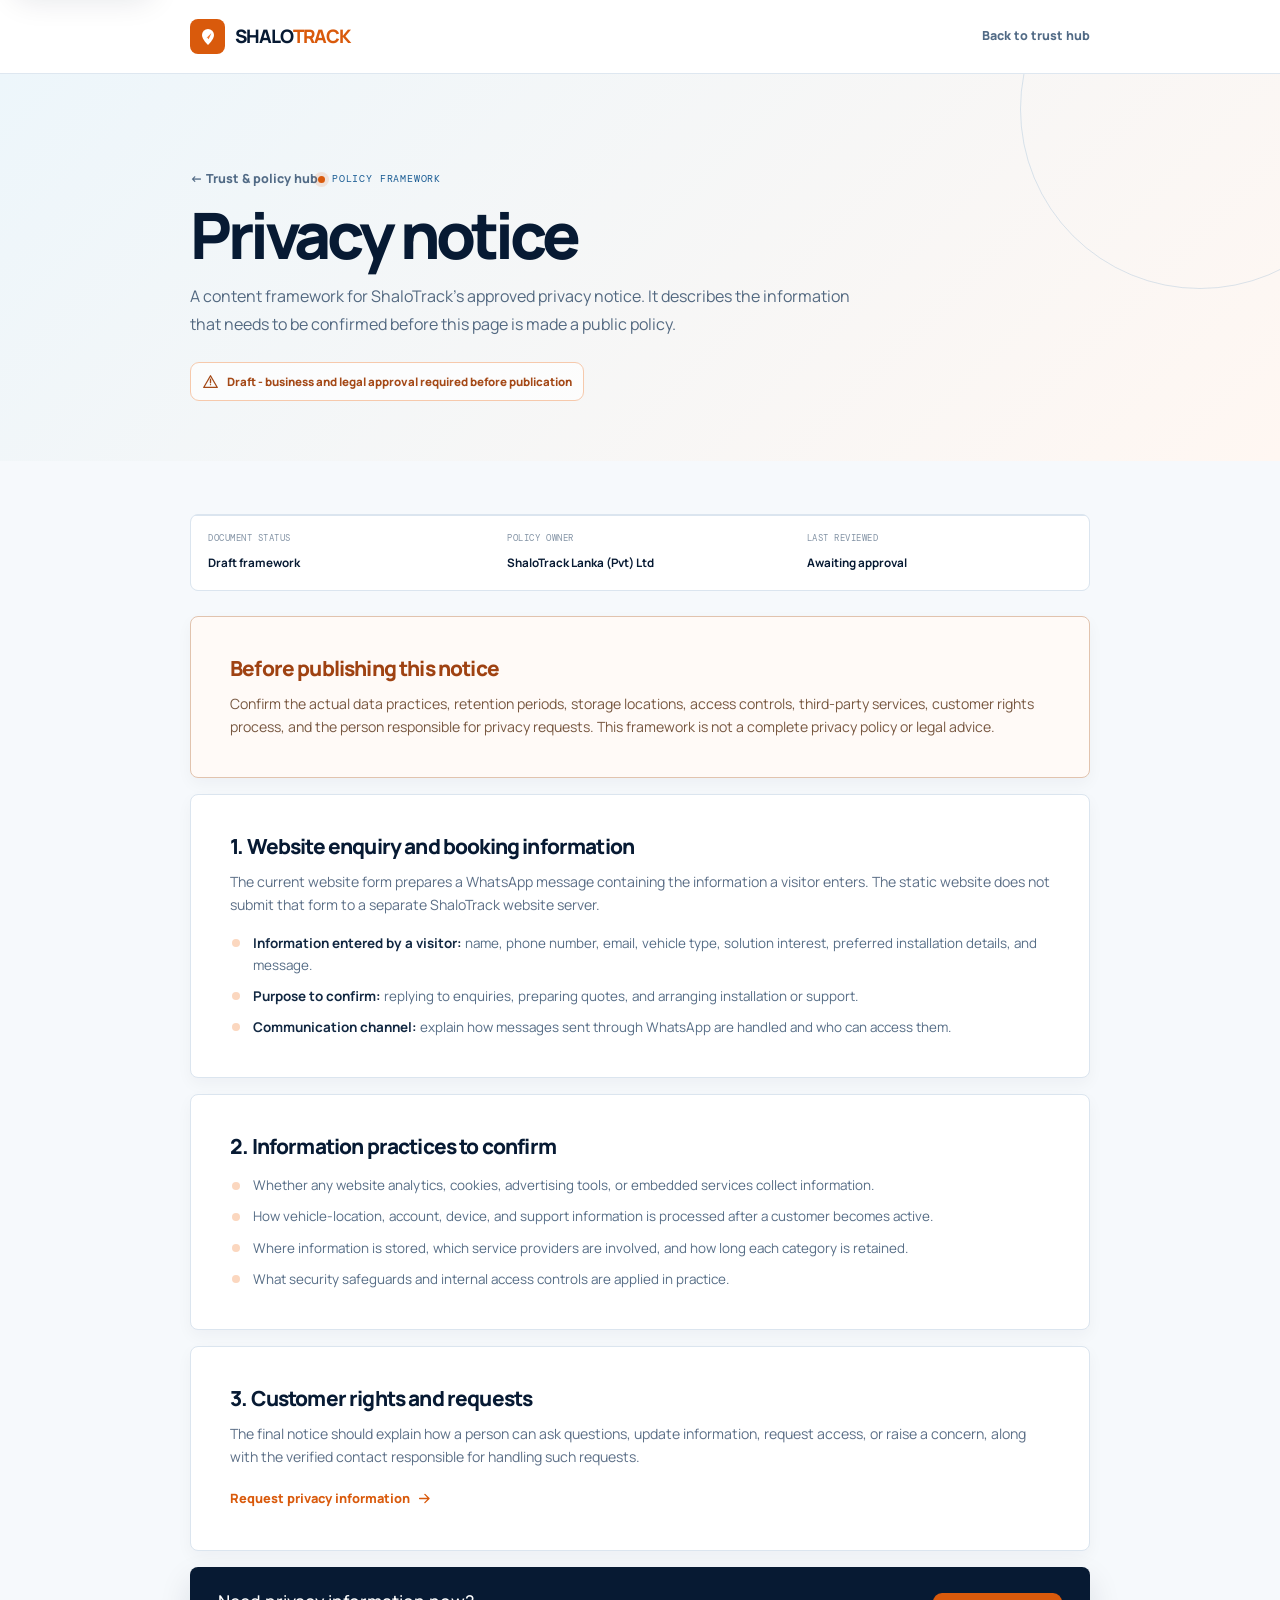
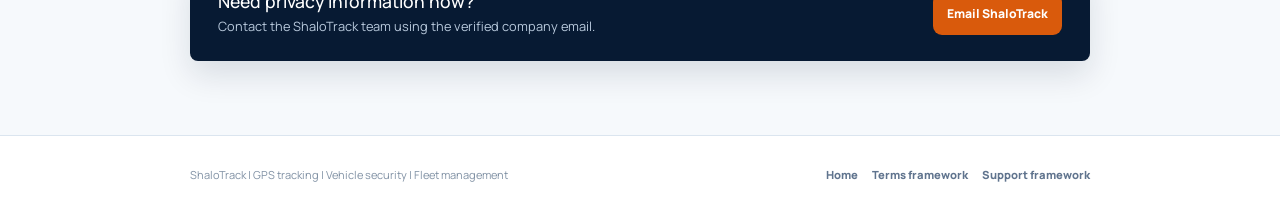
<file: privacy.html>
<!doctype html>
<html lang="en">
<head>
  <meta charset="UTF-8">
  <meta name="viewport" content="width=device-width, initial-scale=1.0">
  <meta name="robots" content="noindex, nofollow">
  <meta name="theme-color" content="#071a33">
  <title>Privacy Notice Framework | ShaloTrack</title>
  <link rel="preconnect" href="https://fonts.googleapis.com">
  <link rel="preconnect" href="https://fonts.gstatic.com" crossorigin>
  <link href="https://fonts.googleapis.com/css2?family=DM+Mono:wght@400;500&family=Manrope:wght@400;500;600;700;800&display=swap" rel="stylesheet">
  <link href="https://cdn.jsdelivr.net/npm/bootstrap@5.3.3/dist/css/bootstrap.min.css" rel="stylesheet"
    integrity="sha384-QWTKZyjpPEjISv5WaRU9OFeRpok6YctnYmDr5pNlyT2bRjXh0JMhjY6hW+ALEwIH" crossorigin="anonymous">
  <link rel="stylesheet" href="CSS/legal.css">
</head>
<body>
  <a class="skip-link" href="#main-content">Skip to content</a>
  <header class="site-header"><div class="container nav-shell"><a class="brand" href="index.html" aria-label="ShaloTrack home"><span class="brand-mark" aria-hidden="true"><svg viewBox="0 0 20 20" fill="none"><path d="M10 18s6-5.55 6-10a6 6 0 1 0-12 0c0 4.45 6 10 6 10Z" fill="currentColor"/><path d="m6.7 12.7 6.7-6.7-2.75 6.2-1.55-1.78-2.4 2.28Z" fill="#f4772e"/></svg></span><span>SHALO<span class="brand-track">TRACK</span></span></a><a class="back-link" href="index.html#trust">Back to trust hub</a></div></header>
  <main id="main-content">
    <section class="policy-hero"><div class="container"><a class="back-link" href="index.html#trust">&larr; Trust &amp; policy hub</a><div class="eyebrow">Policy framework</div><h1>Privacy notice</h1><p class="hero-copy">A content framework for ShaloTrack's approved privacy notice. It describes the information that needs to be confirmed before this page is made a public policy.</p><div class="draft-notice"><svg viewBox="0 0 20 20" fill="none" aria-hidden="true"><path d="M10 3.2 18 17H2l8-13.8Z" stroke="currentColor" stroke-width="1.5" stroke-linejoin="round"/><path d="M10 7.3v4.2m0 2.25h.01" stroke="currentColor" stroke-width="1.6" stroke-linecap="round"/></svg>Draft - business and legal approval required before publication</div></div></section>
    <section class="policy-main"><div class="container"><div class="document-meta row"><div class="col-12 col-sm-4"><span>Document status</span><strong>Draft framework</strong></div><div class="col-12 col-sm-4"><span>Policy owner</span><strong>ShaloTrack Lanka (Pvt) Ltd</strong></div><div class="col-12 col-sm-4"><span>Last reviewed</span><strong>Awaiting approval</strong></div></div>
      <article class="policy-card callout"><h2>Before publishing this notice</h2><p>Confirm the actual data practices, retention periods, storage locations, access controls, third-party services, customer rights process, and the person responsible for privacy requests. This framework is not a complete privacy policy or legal advice.</p></article>
      <article class="policy-card"><h2>1. Website enquiry and booking information</h2><p>The current website form prepares a WhatsApp message containing the information a visitor enters. The static website does not submit that form to a separate ShaloTrack website server.</p><ul><li><strong>Information entered by a visitor:</strong> name, phone number, email, vehicle type, solution interest, preferred installation details, and message.</li><li><strong>Purpose to confirm:</strong> replying to enquiries, preparing quotes, and arranging installation or support.</li><li><strong>Communication channel:</strong> explain how messages sent through WhatsApp are handled and who can access them.</li></ul></article>
      <article class="policy-card"><h2>2. Information practices to confirm</h2><ul><li>Whether any website analytics, cookies, advertising tools, or embedded services collect information.</li><li>How vehicle-location, account, device, and support information is processed after a customer becomes active.</li><li>Where information is stored, which service providers are involved, and how long each category is retained.</li><li>What security safeguards and internal access controls are applied in practice.</li></ul></article>
      <article class="policy-card"><h2>3. Customer rights and requests</h2><p>The final notice should explain how a person can ask questions, update information, request access, or raise a concern, along with the verified contact responsible for handling such requests.</p><a class="policy-link" href="mailto:aloka@shalotrack.com?subject=Privacy%20policy%20request">Request privacy information <svg viewBox="0 0 20 20" fill="none" aria-hidden="true"><path d="M3.5 10h12M10.5 4.5 16 10l-5.5 5.5" stroke="currentColor" stroke-width="1.8" stroke-linecap="round" stroke-linejoin="round"/></svg></a></article>
      <div class="contact-panel"><div><h2>Need privacy information now?</h2><p>Contact the ShaloTrack team using the verified company email.</p></div><a class="button" href="mailto:aloka@shalotrack.com?subject=Privacy%20policy%20request">Email ShaloTrack</a></div>
    </div></section>
  </main>
  <footer><div class="container footer-inner"><span class="footer-copy">ShaloTrack | GPS tracking | Vehicle security | Fleet management</span><div class="footer-links"><a href="index.html">Home</a><a href="terms.html">Terms framework</a><a href="warranty-and-support.html">Support framework</a></div></div></footer>
</body>
</html>
</file>
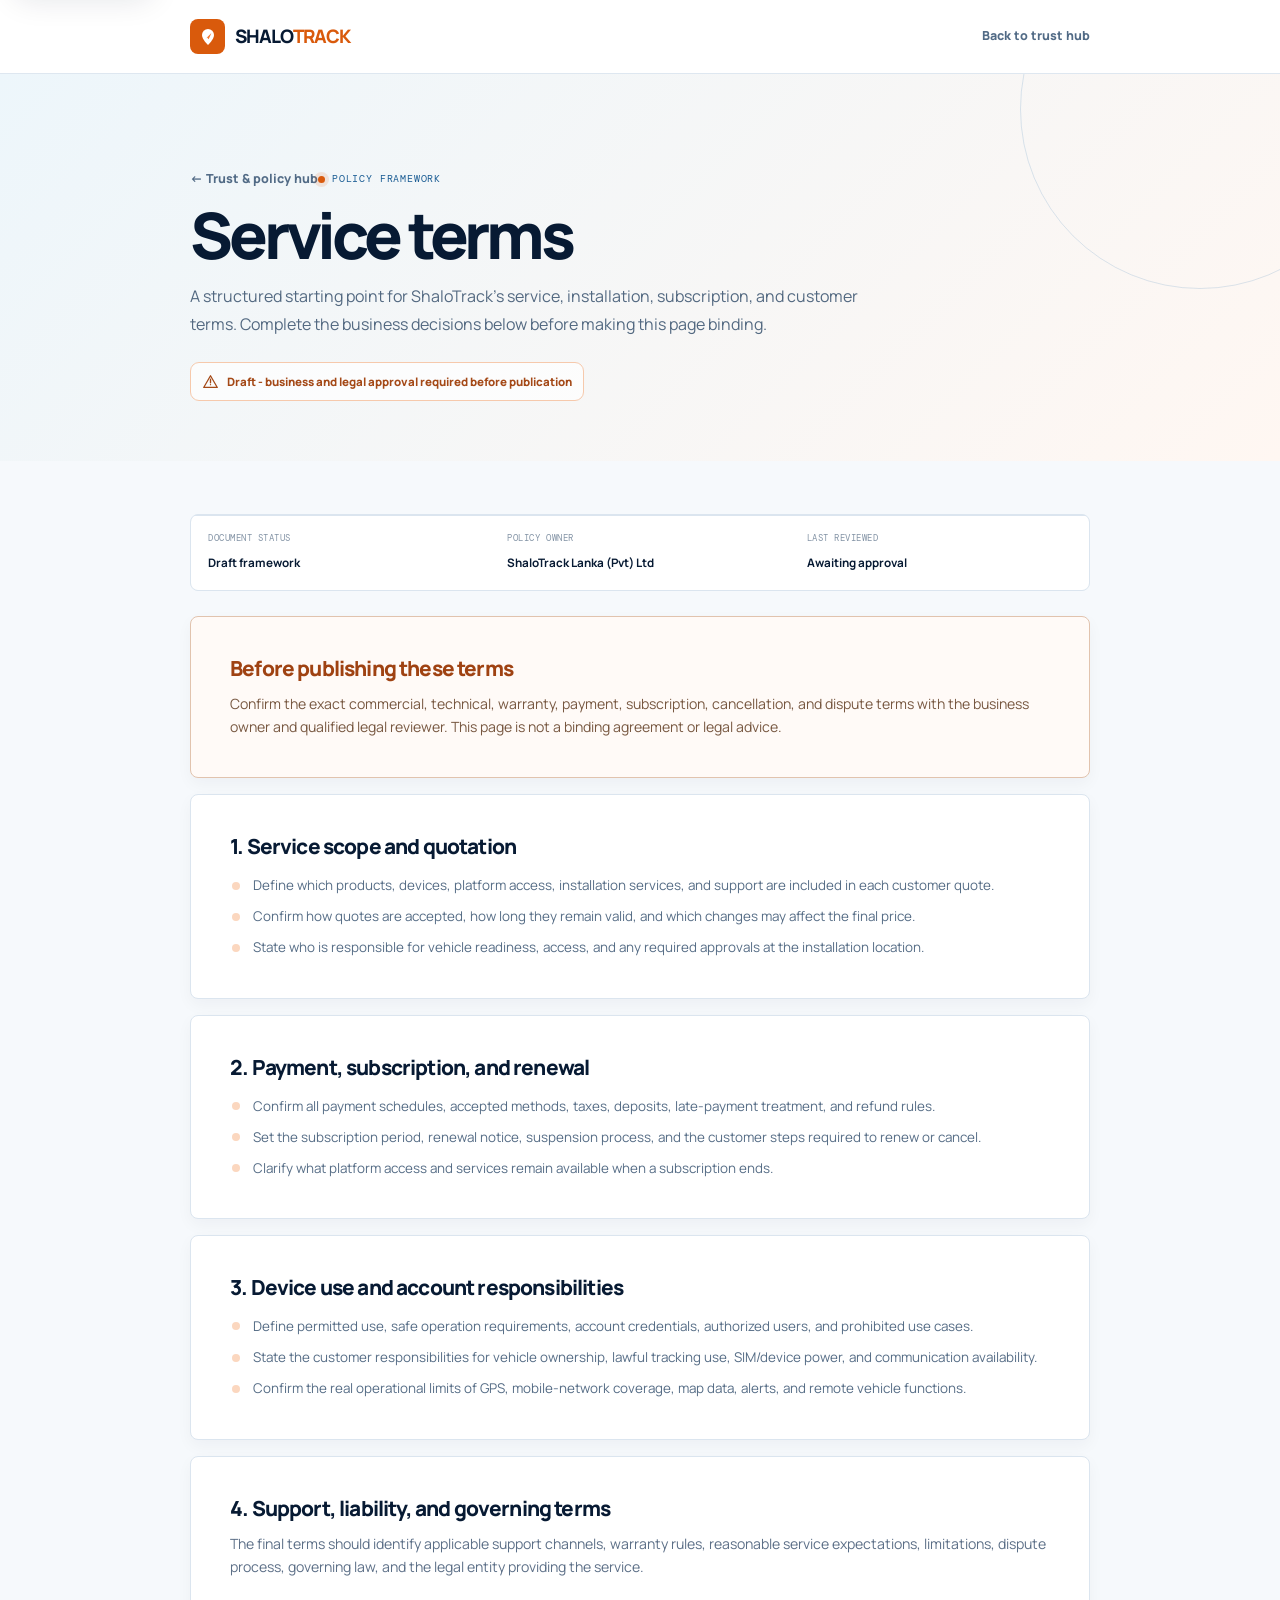
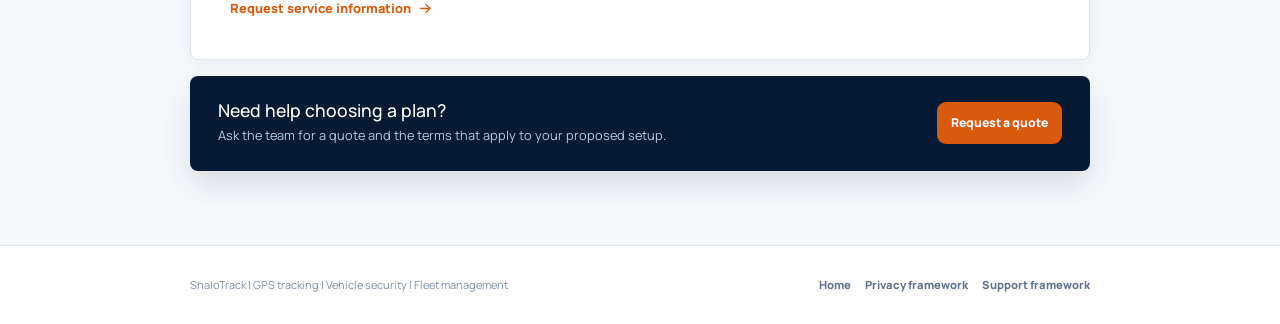
<file: terms.html>
<!doctype html>
<html lang="en">
<head>
  <meta charset="UTF-8">
  <meta name="viewport" content="width=device-width, initial-scale=1.0">
  <meta name="robots" content="noindex, nofollow">
  <meta name="theme-color" content="#071a33">
  <title>Service Terms Framework | ShaloTrack</title>
  <link rel="preconnect" href="https://fonts.googleapis.com">
  <link rel="preconnect" href="https://fonts.gstatic.com" crossorigin>
  <link href="https://fonts.googleapis.com/css2?family=DM+Mono:wght@400;500&family=Manrope:wght@400;500;600;700;800&display=swap" rel="stylesheet">
  <link href="https://cdn.jsdelivr.net/npm/bootstrap@5.3.3/dist/css/bootstrap.min.css" rel="stylesheet"
    integrity="sha384-QWTKZyjpPEjISv5WaRU9OFeRpok6YctnYmDr5pNlyT2bRjXh0JMhjY6hW+ALEwIH" crossorigin="anonymous">
  <link rel="stylesheet" href="CSS/legal.css">
</head>
<body>
  <a class="skip-link" href="#main-content">Skip to content</a>
  <header class="site-header"><div class="container nav-shell"><a class="brand" href="index.html" aria-label="ShaloTrack home"><span class="brand-mark" aria-hidden="true"><svg viewBox="0 0 20 20" fill="none"><path d="M10 18s6-5.55 6-10a6 6 0 1 0-12 0c0 4.45 6 10 6 10Z" fill="currentColor"/><path d="m6.7 12.7 6.7-6.7-2.75 6.2-1.55-1.78-2.4 2.28Z" fill="#f4772e"/></svg></span><span>SHALO<span class="brand-track">TRACK</span></span></a><a class="back-link" href="index.html#trust">Back to trust hub</a></div></header>
  <main id="main-content">
    <section class="policy-hero"><div class="container"><a class="back-link" href="index.html#trust">&larr; Trust &amp; policy hub</a><div class="eyebrow">Policy framework</div><h1>Service terms</h1><p class="hero-copy">A structured starting point for ShaloTrack's service, installation, subscription, and customer terms. Complete the business decisions below before making this page binding.</p><div class="draft-notice"><svg viewBox="0 0 20 20" fill="none" aria-hidden="true"><path d="M10 3.2 18 17H2l8-13.8Z" stroke="currentColor" stroke-width="1.5" stroke-linejoin="round"/><path d="M10 7.3v4.2m0 2.25h.01" stroke="currentColor" stroke-width="1.6" stroke-linecap="round"/></svg>Draft - business and legal approval required before publication</div></div></section>
    <section class="policy-main"><div class="container"><div class="document-meta row"><div class="col-12 col-sm-4"><span>Document status</span><strong>Draft framework</strong></div><div class="col-12 col-sm-4"><span>Policy owner</span><strong>ShaloTrack Lanka (Pvt) Ltd</strong></div><div class="col-12 col-sm-4"><span>Last reviewed</span><strong>Awaiting approval</strong></div></div>
      <article class="policy-card callout"><h2>Before publishing these terms</h2><p>Confirm the exact commercial, technical, warranty, payment, subscription, cancellation, and dispute terms with the business owner and qualified legal reviewer. This page is not a binding agreement or legal advice.</p></article>
      <article class="policy-card"><h2>1. Service scope and quotation</h2><ul><li>Define which products, devices, platform access, installation services, and support are included in each customer quote.</li><li>Confirm how quotes are accepted, how long they remain valid, and which changes may affect the final price.</li><li>State who is responsible for vehicle readiness, access, and any required approvals at the installation location.</li></ul></article>
      <article class="policy-card"><h2>2. Payment, subscription, and renewal</h2><ul><li>Confirm all payment schedules, accepted methods, taxes, deposits, late-payment treatment, and refund rules.</li><li>Set the subscription period, renewal notice, suspension process, and the customer steps required to renew or cancel.</li><li>Clarify what platform access and services remain available when a subscription ends.</li></ul></article>
      <article class="policy-card"><h2>3. Device use and account responsibilities</h2><ul><li>Define permitted use, safe operation requirements, account credentials, authorized users, and prohibited use cases.</li><li>State the customer responsibilities for vehicle ownership, lawful tracking use, SIM/device power, and communication availability.</li><li>Confirm the real operational limits of GPS, mobile-network coverage, map data, alerts, and remote vehicle functions.</li></ul></article>
      <article class="policy-card"><h2>4. Support, liability, and governing terms</h2><p>The final terms should identify applicable support channels, warranty rules, reasonable service expectations, limitations, dispute process, governing law, and the legal entity providing the service.</p><a class="policy-link" href="mailto:aloka@shalotrack.com?subject=Service%20terms%20request">Request service information <svg viewBox="0 0 20 20" fill="none" aria-hidden="true"><path d="M3.5 10h12M10.5 4.5 16 10l-5.5 5.5" stroke="currentColor" stroke-width="1.8" stroke-linecap="round" stroke-linejoin="round"/></svg></a></article>
      <div class="contact-panel"><div><h2>Need help choosing a plan?</h2><p>Ask the team for a quote and the terms that apply to your proposed setup.</p></div><a class="button" href="index.html#contact">Request a quote</a></div>
    </div></section>
  </main>
  <footer><div class="container footer-inner"><span class="footer-copy">ShaloTrack | GPS tracking | Vehicle security | Fleet management</span><div class="footer-links"><a href="index.html">Home</a><a href="privacy.html">Privacy framework</a><a href="warranty-and-support.html">Support framework</a></div></div></footer>
</body>
</html>
</file>
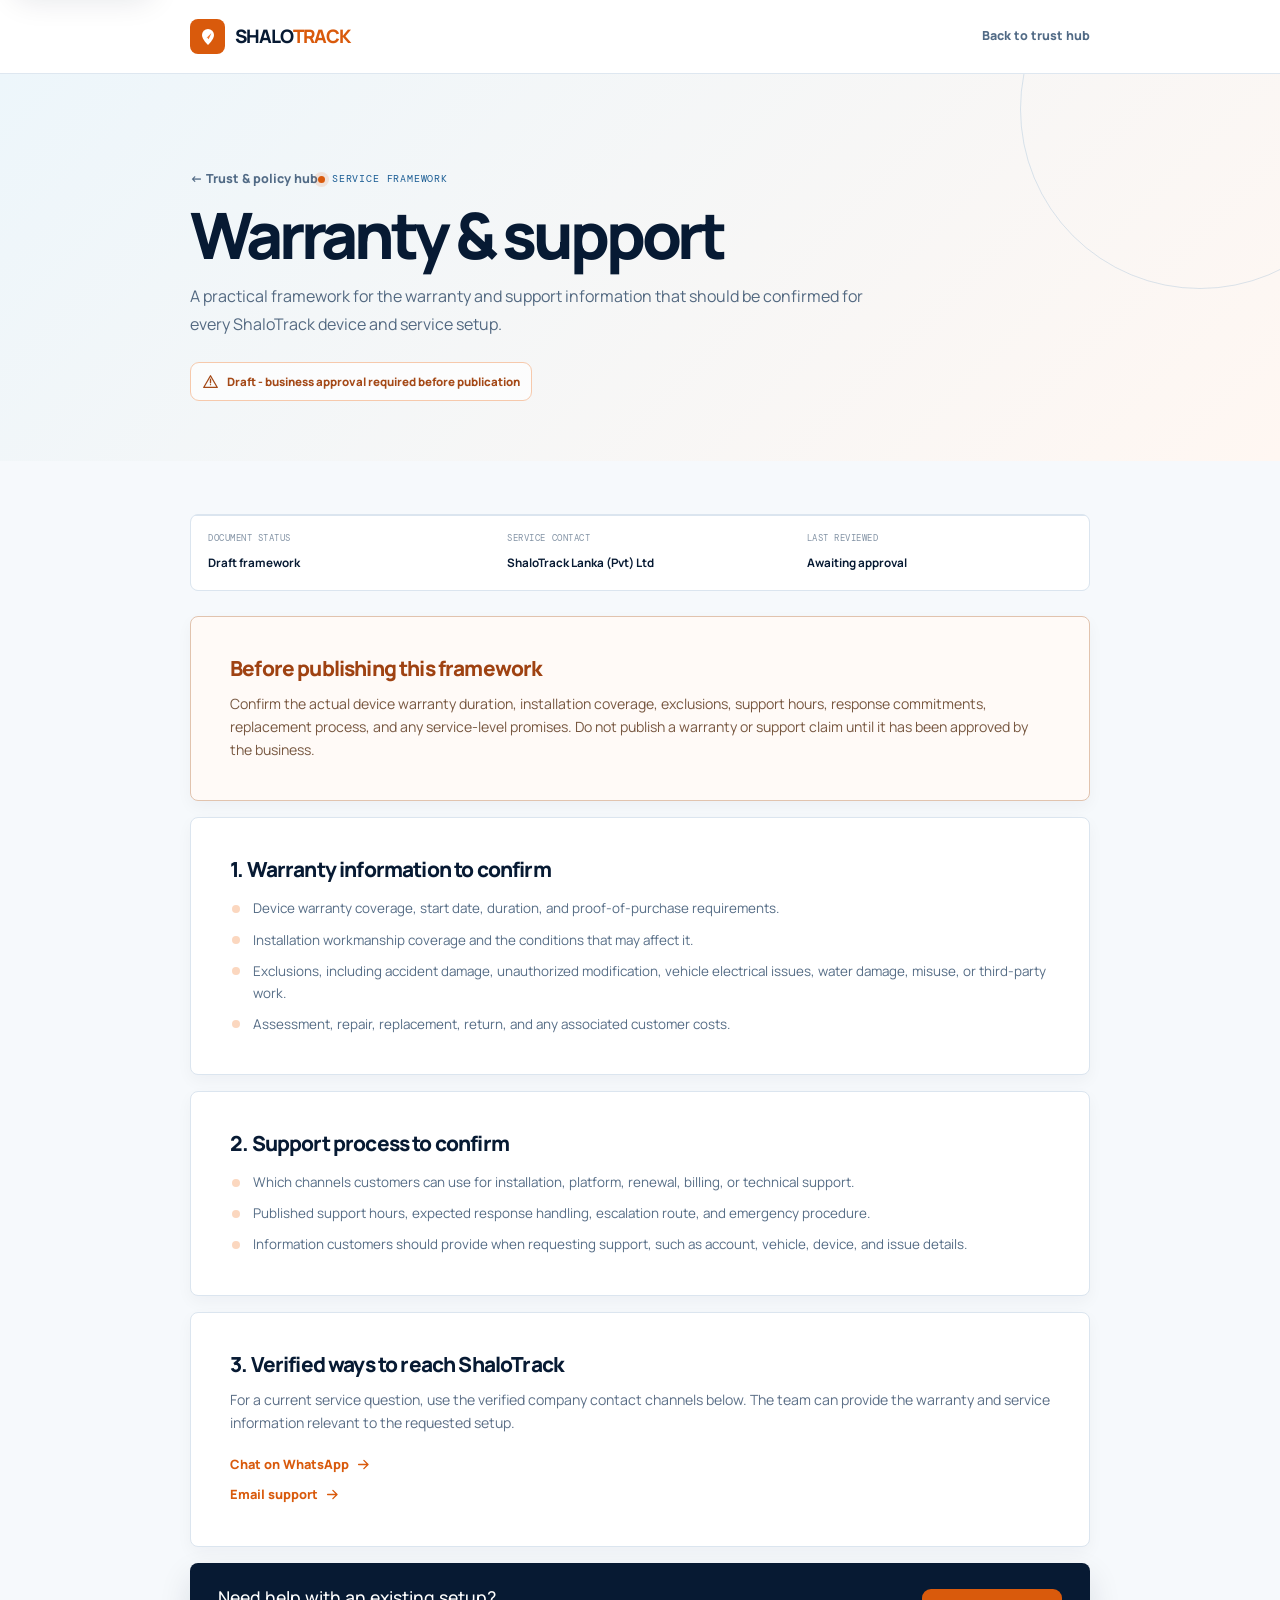
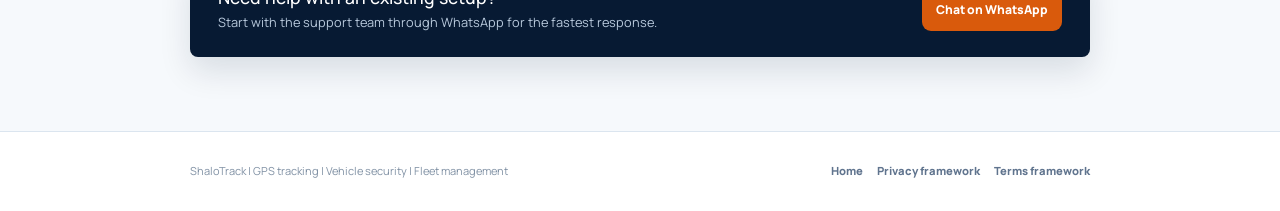
<file: warranty-and-support.html>
<!doctype html>
<html lang="en">
<head>
  <meta charset="UTF-8">
  <meta name="viewport" content="width=device-width, initial-scale=1.0">
  <meta name="robots" content="noindex, nofollow">
  <meta name="theme-color" content="#071a33">
  <title>Warranty & Support Framework | ShaloTrack</title>
  <link rel="preconnect" href="https://fonts.googleapis.com">
  <link rel="preconnect" href="https://fonts.gstatic.com" crossorigin>
  <link href="https://fonts.googleapis.com/css2?family=DM+Mono:wght@400;500&family=Manrope:wght@400;500;600;700;800&display=swap" rel="stylesheet">
  <link href="https://cdn.jsdelivr.net/npm/bootstrap@5.3.3/dist/css/bootstrap.min.css" rel="stylesheet"
    integrity="sha384-QWTKZyjpPEjISv5WaRU9OFeRpok6YctnYmDr5pNlyT2bRjXh0JMhjY6hW+ALEwIH" crossorigin="anonymous">
  <link rel="stylesheet" href="CSS/legal.css">
</head>
<body>
  <a class="skip-link" href="#main-content">Skip to content</a>
  <header class="site-header"><div class="container nav-shell"><a class="brand" href="index.html" aria-label="ShaloTrack home"><span class="brand-mark" aria-hidden="true"><svg viewBox="0 0 20 20" fill="none"><path d="M10 18s6-5.55 6-10a6 6 0 1 0-12 0c0 4.45 6 10 6 10Z" fill="currentColor"/><path d="m6.7 12.7 6.7-6.7-2.75 6.2-1.55-1.78-2.4 2.28Z" fill="#f4772e"/></svg></span><span>SHALO<span class="brand-track">TRACK</span></span></a><a class="back-link" href="index.html#trust">Back to trust hub</a></div></header>
  <main id="main-content">
    <section class="policy-hero"><div class="container"><a class="back-link" href="index.html#trust">&larr; Trust &amp; policy hub</a><div class="eyebrow">Service framework</div><h1>Warranty &amp; support</h1><p class="hero-copy">A practical framework for the warranty and support information that should be confirmed for every ShaloTrack device and service setup.</p><div class="draft-notice"><svg viewBox="0 0 20 20" fill="none" aria-hidden="true"><path d="M10 3.2 18 17H2l8-13.8Z" stroke="currentColor" stroke-width="1.5" stroke-linejoin="round"/><path d="M10 7.3v4.2m0 2.25h.01" stroke="currentColor" stroke-width="1.6" stroke-linecap="round"/></svg>Draft - business approval required before publication</div></div></section>
    <section class="policy-main"><div class="container"><div class="document-meta row"><div class="col-12 col-sm-4"><span>Document status</span><strong>Draft framework</strong></div><div class="col-12 col-sm-4"><span>Service contact</span><strong>ShaloTrack Lanka (Pvt) Ltd</strong></div><div class="col-12 col-sm-4"><span>Last reviewed</span><strong>Awaiting approval</strong></div></div>
      <article class="policy-card callout"><h2>Before publishing this framework</h2><p>Confirm the actual device warranty duration, installation coverage, exclusions, support hours, response commitments, replacement process, and any service-level promises. Do not publish a warranty or support claim until it has been approved by the business.</p></article>
      <article class="policy-card"><h2>1. Warranty information to confirm</h2><ul><li>Device warranty coverage, start date, duration, and proof-of-purchase requirements.</li><li>Installation workmanship coverage and the conditions that may affect it.</li><li>Exclusions, including accident damage, unauthorized modification, vehicle electrical issues, water damage, misuse, or third-party work.</li><li>Assessment, repair, replacement, return, and any associated customer costs.</li></ul></article>
      <article class="policy-card"><h2>2. Support process to confirm</h2><ul><li>Which channels customers can use for installation, platform, renewal, billing, or technical support.</li><li>Published support hours, expected response handling, escalation route, and emergency procedure.</li><li>Information customers should provide when requesting support, such as account, vehicle, device, and issue details.</li></ul></article>
      <article class="policy-card"><h2>3. Verified ways to reach ShaloTrack</h2><p>For a current service question, use the verified company contact channels below. The team can provide the warranty and service information relevant to the requested setup.</p><a class="policy-link" href="https://wa.me/94716553852" target="_blank" rel="noopener noreferrer">Chat on WhatsApp <svg viewBox="0 0 20 20" fill="none" aria-hidden="true"><path d="M3.5 10h12M10.5 4.5 16 10l-5.5 5.5" stroke="currentColor" stroke-width="1.8" stroke-linecap="round" stroke-linejoin="round"/></svg></a><br><a class="policy-link" href="mailto:aloka@shalotrack.com?subject=Warranty%20and%20support%20request">Email support <svg viewBox="0 0 20 20" fill="none" aria-hidden="true"><path d="M3.5 10h12M10.5 4.5 16 10l-5.5 5.5" stroke="currentColor" stroke-width="1.8" stroke-linecap="round" stroke-linejoin="round"/></svg></a></article>
      <div class="contact-panel"><div><h2>Need help with an existing setup?</h2><p>Start with the support team through WhatsApp for the fastest response.</p></div><a class="button" href="https://wa.me/94716553852" target="_blank" rel="noopener noreferrer">Chat on WhatsApp</a></div>
    </div></section>
  </main>
  <footer><div class="container footer-inner"><span class="footer-copy">ShaloTrack | GPS tracking | Vehicle security | Fleet management</span><div class="footer-links"><a href="index.html">Home</a><a href="privacy.html">Privacy framework</a><a href="terms.html">Terms framework</a></div></div></footer>
</body>
</html>
</file>
<file: CSS/legal.css>
:root {
  --ink: #071a33;
  --ink-2: #0b315d;
  --orange: #d95a0c;
  --orange-wash: #fbede3;
  --paper: #ffffff;
  --surface: #f6f9fc;
  --line: #dbe5ef;
  --text: #122842;
  --muted: #5c6f87;
  --content: 900px;
  --shadow: 0 14px 32px rgba(7, 26, 51, .12);
}

* {
  box-sizing: border-box;
}

html {
  scroll-behavior: smooth;
}

body {
  margin: 0;
  min-width: 320px;
  background: var(--surface);
  color: var(--text);
  font-family: "Manrope", Arial, sans-serif;
  line-height: 1.65;
}

a {
  color: inherit;
}

:focus-visible {
  outline: 3px solid rgba(244, 119, 46, .42);
  outline-offset: 3px;
}

.skip-link {
  position: fixed;
  z-index: 20;
  top: -60px;
  left: 16px;
  padding: 9px 12px;
  border-radius: 8px;
  background: #fff;
  color: var(--ink);
  box-shadow: var(--shadow);
  text-decoration: none;
}

.skip-link:focus {
  top: 15px;
}

.container {
  width: min(calc(100% - 40px), var(--content));
  max-width: none;
  margin: 0 auto;
  padding-left: 0;
  padding-right: 0;
}

.site-header {
  min-height: 74px;
  display: flex;
  align-items: center;
  border-bottom: 1px solid rgba(219, 229, 239, .9);
  background: rgba(255, 255, 255, .94);
  backdrop-filter: blur(16px);
}

.nav-shell {
  display: flex;
  align-items: center;
  justify-content: space-between;
  gap: 20px;
}

.brand {
  display: inline-flex;
  align-items: center;
  gap: 10px;
  color: var(--ink);
  font-size: 1.16rem;
  font-weight: 800;
  letter-spacing: -.055em;
  text-decoration: none;
}

.brand-mark {
  display: grid;
  width: 35px;
  height: 35px;
  place-items: center;
  border-radius: 8px;
  background: var(--orange);
  color: #fff;
}

.brand-mark svg {
  width: 20px;
  height: 20px;
}

.brand-track {
  color: var(--orange);
}

.back-link {
  color: #526b86;
  font-size: .78rem;
  font-weight: 800;
  text-decoration: none;
}

.back-link:hover {
  color: var(--orange);
}

.policy-hero {
  position: relative;
  overflow: hidden;
  padding: 77px 0 60px;
  background: linear-gradient(135deg, #edf6fb 0%, #fff7f2 100%);
}

.policy-hero::after {
  position: absolute;
  top: -145px;
  right: -100px;
  width: 360px;
  height: 360px;
  border: 1px solid rgba(20, 100, 165, .15);
  border-radius: 50%;
  content: "";
}

.policy-hero .container {
  position: relative;
  z-index: 1;
}

.eyebrow {
  display: inline-flex;
  align-items: center;
  gap: 7px;
  margin: 20px 0 15px;
  color: #1b5d94;
  font-family: "DM Mono", monospace;
  font-size: .64rem;
  letter-spacing: .08em;
  text-transform: uppercase;
}

.eyebrow::before {
  width: 7px;
  height: 7px;
  border-radius: 50%;
  background: var(--orange);
  content: "";
  box-shadow: 0 0 0 4px rgba(217, 90, 12, .13);
}

h1,
h2,
h3,
p {
  margin-top: 0;
}

h1 {
  max-width: 720px;
  margin-bottom: 15px;
  color: var(--ink);
  font-size: clamp(2.55rem, 5vw, 4.1rem);
  font-weight: 800;
  letter-spacing: -.065em;
  line-height: 1;
}

.hero-copy {
  max-width: 690px;
  margin-bottom: 24px;
  color: #536981;
  font-size: 1rem;
  line-height: 1.75;
}

.draft-notice {
  display: inline-flex;
  align-items: center;
  gap: 8px;
  padding: 9px 11px;
  border: 1px solid #f6c9ac;
  border-radius: 9px;
  background: rgba(255, 255, 255, .72);
  color: #a44917;
  font-size: .72rem;
  font-weight: 800;
}

.draft-notice svg {
  width: 17px;
  height: 17px;
  flex: 0 0 auto;
}

.policy-main {
  padding: 54px 0 74px;
}

.document-meta {
  --bs-gutter-x: 1px;
  --bs-gutter-y: 1px;
  margin-bottom: 25px;
  margin-right: 0;
  margin-left: 0;
  overflow: hidden;
  border: 1px solid var(--line);
  border-radius: 8px;
  background: var(--line);
}

.document-meta div {
  padding: 15px 17px;
  background: #fff;
}

.document-meta span {
  display: block;
  margin-bottom: 3px;
  color: #8494a6;
  font-family: "DM Mono", monospace;
  font-size: .55rem;
  letter-spacing: .06em;
  text-transform: uppercase;
}

.document-meta strong {
  color: var(--ink);
  font-size: .73rem;
}

.policy-card {
  margin-bottom: 16px;
  padding: clamp(24px, 4vw, 39px);
  border: 1px solid var(--line);
  border-radius: 8px;
  background: #fff;
  box-shadow: 0 6px 16px rgba(7, 26, 51, .04);
}

.policy-card h2 {
  margin-bottom: 11px;
  color: var(--ink);
  font-size: 1.3rem;
  font-weight: 800;
  letter-spacing: -.04em;
}

.policy-card h3 {
  margin: 25px 0 8px;
  color: var(--ink);
  font-size: .94rem;
}

.policy-card p {
  margin-bottom: 12px;
  color: var(--muted);
  font-size: .88rem;
}

.policy-card p:last-child {
  margin-bottom: 0;
}

.policy-card ul {
  display: grid;
  gap: 9px;
  margin: 15px 0 0;
  padding: 0;
  list-style: none;
}

.policy-card li {
  position: relative;
  padding-left: 23px;
  color: #566d86;
  font-size: .84rem;
}

.policy-card li::before {
  position: absolute;
  top: .55em;
  left: 2px;
  width: 8px;
  height: 8px;
  border-radius: 50%;
  background: #fbd7bf;
  content: "";
}

.policy-card li strong {
  color: var(--text);
}

.policy-card.callout {
  border-color: #e1c3ae;
  background: #fffaf7;
}

.policy-card.callout h2 {
  color: #9f4212;
}

.policy-card.callout p {
  color: #775740;
}

.policy-link {
  display: inline-flex;
  align-items: center;
  gap: 7px;
  margin-top: 8px;
  color: var(--orange);
  font-size: .8rem;
  font-weight: 800;
  text-decoration: none;
}

.policy-link:hover {
  color: #c54d10;
}

.policy-link svg {
  width: 15px;
  height: 15px;
}

.contact-panel {
  display: flex;
  align-items: center;
  justify-content: space-between;
  gap: 24px;
  padding: 24px 28px;
  border-radius: 8px;
  background: var(--ink);
  color: #fff;
  box-shadow: var(--shadow);
}

.contact-panel h2 {
  margin-bottom: 4px;
  color: #fff;
  font-size: 1.1rem;
}

.contact-panel p {
  margin: 0;
  color: #b8c9dc;
  font-size: .8rem;
}

.button {
  display: inline-flex;
  align-items: center;
  justify-content: center;
  min-height: 42px;
  padding: 10px 14px;
  border-radius: 9px;
  background: var(--orange);
  color: #fff;
  font-size: .76rem;
  font-weight: 800;
  text-decoration: none;
  transition: transform .2s ease, background .2s ease;
}

.button:hover {
  background: #d95817;
  transform: translateY(-2px);
}

footer {
  padding: 30px 0;
  border-top: 1px solid var(--line);
  background: #fff;
}

.footer-inner {
  display: flex;
  align-items: center;
  justify-content: space-between;
  gap: 18px;
}

.footer-copy {
  color: #8091a4;
  font-size: .69rem;
}

.footer-links {
  display: flex;
  flex-wrap: wrap;
  gap: 14px;
  color: #60748e;
  font-size: .7rem;
  font-weight: 800;
}

.footer-links a {
  text-decoration: none;
}

.footer-links a:hover {
  color: var(--orange);
}

@media (max-width: 640px) {
  .container {
    width: min(calc(100% - 32px), var(--content));
  }

  .policy-hero {
    padding: 48px 0;
  }

  .policy-main {
    padding: 34px 0 54px;
  }

  .contact-panel,
  .footer-inner {
    align-items: flex-start;
    flex-direction: column;
  }

  .contact-panel .button {
    width: 100%;
  }
}

@media (prefers-reduced-motion: reduce) {
  html {
    scroll-behavior: auto;
  }

  *,
  *::before,
  *::after {
    transition-duration: .01ms !important;
    animation-duration: .01ms !important;
  }
}
</file>
